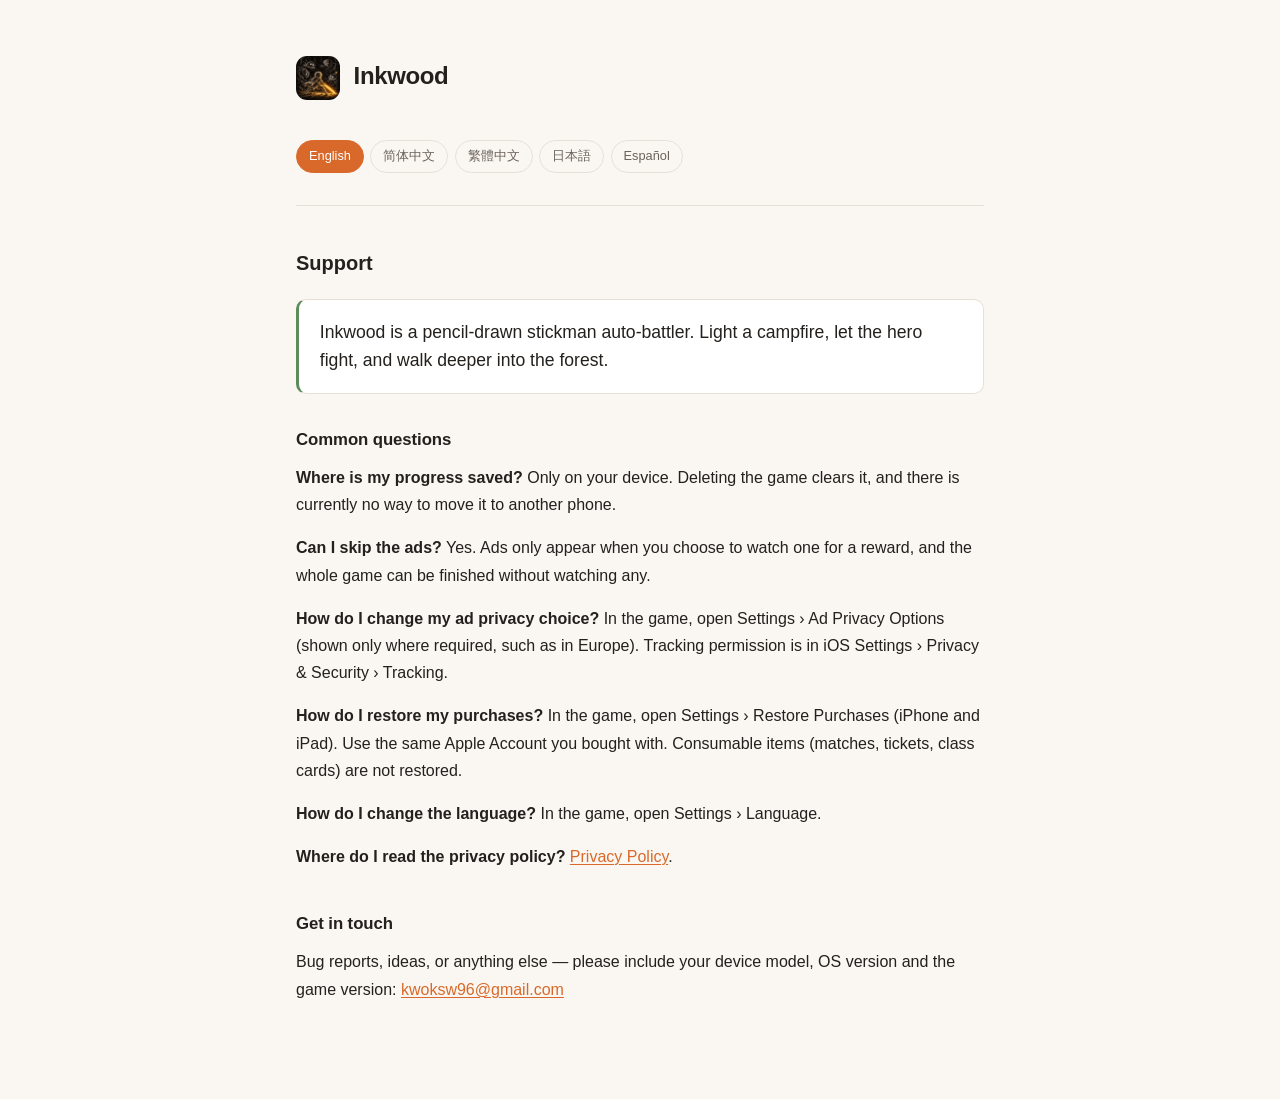
<file: index.html>
<!doctype html>
<html lang="en">
<head>
<meta charset="utf-8">
<meta name="viewport" content="width=device-width, initial-scale=1">
<title>Inkwood</title>
<link rel="icon" href="icon.png">
<link rel="stylesheet" href="style.css">
</head>
<body>
<div class="wrap">

<header class="masthead">
  <img class="mark" src="icon.png" alt="Inkwood">
  <h1>Inkwood<span class="sub"></span></h1>
</header>

<nav class="langs" id="langs" aria-label="Language">
  <button data-for="en">English</button>
  <button data-for="zh-Hans">简体中文</button>
  <button data-for="zh-Hant">繁體中文</button>
  <button data-for="ja">日本語</button>
  <button data-for="es">Español</button>
</nav>
<section data-lang="en">
<h1 class="pt">Support</h1>
<p class="lede">Inkwood is a pencil-drawn stickman auto-battler. Light a campfire, let the hero fight, and walk deeper into the forest.</p>

<h2>Common questions</h2>
<p><strong>Where is my progress saved?</strong> Only on your device. Deleting the game clears it, and there is currently no way to move it to another phone.</p>
<p><strong>Can I skip the ads?</strong> Yes. Ads only appear when you choose to watch one for a reward, and the whole game can be finished without watching any.</p>
<p><strong>How do I change my ad privacy choice?</strong> In the game, open Settings › Ad Privacy Options (shown only where required, such as in Europe). Tracking permission is in iOS Settings › Privacy &amp; Security › Tracking.</p>
<p><strong>How do I restore my purchases?</strong> In the game, open Settings › Restore Purchases (iPhone and iPad). Use the same Apple Account you bought with. Consumable items (matches, tickets, class cards) are not restored.</p>
<p><strong>How do I change the language?</strong> In the game, open Settings › Language.</p>
<p><strong>Where do I read the privacy policy?</strong> <a href="privacy.html?lang=en">Privacy Policy</a>.</p>
<h2>Get in touch</h2>
<p>Bug reports, ideas, or anything else — please include your device model, OS version and the game version:
<a href="mailto:kwoksw96@gmail.com">kwoksw96@gmail.com</a></p>
</section>
<section data-lang="zh-Hans">
<h1 class="pt">支援</h1>
<p class="lede">暗黑之森是一款铅笔画风的火柴人自动战斗游戏：点起营火，让主角替你打怪，一路走进森林深处。</p>

<h2>常见问题</h2>
<p><strong>进度存在哪里？</strong>只在本机。删除游戏会清除进度，换手机目前无法转移。</p>
<p><strong>不想看广告可以吗？</strong>可以。广告只在你主动选择换奖励时出现，不看也能通关。</p>
<p><strong>怎样更改广告隐私选择？</strong>游戏「设定」→ 广告隐私选项（仅在需要时显示，例如欧洲地区）。跟踪权限在系统「设置 → 隐私与安全性 → 跟踪」。</p>
<p><strong>怎样恢复购买？</strong>游戏「设定」→ 恢复购买（iPhone / iPad）。请使用购买时的 Apple 账户。消耗型商品（火柴、免广告券、转职卡）不会被恢复。</p>
<p><strong>怎样切换语言？</strong>游戏「设定」→ 语言。</p>
<p><strong>隐私政策在哪里？</strong><a href="privacy.html?lang=zh-Hans">隐私政策</a>。</p>
<h2>联系我们</h2>
<p>问题反馈、建议或其他事情，请附上设备型号、系统版本和游戏版本号：<a href="mailto:kwoksw96@gmail.com">kwoksw96@gmail.com</a></p>
</section>
<section data-lang="zh-Hant">
<h1 class="pt">支援</h1>
<p class="lede">暗黑之森是一款鉛筆畫風的火柴人自動戰鬥遊戲：點起營火，讓主角替你打怪，一路走進森林深處。</p>

<h2>常見問題</h2>
<p><strong>進度存在哪裡？</strong>只在本機。刪除遊戲會清除進度，換手機目前無法轉移。</p>
<p><strong>不想看廣告可以嗎？</strong>可以。廣告只在你主動選擇換取獎勵時出現，不看也能通關。</p>
<p><strong>如何更改廣告隱私選擇？</strong>遊戲「設定」→ 廣告隱私選項（僅在需要時顯示，例如歐洲地區）。追蹤權限在系統「設定 → 隱私權與安全性 → 追蹤」。</p>
<p><strong>如何還原購買？</strong>遊戲「設定」→ 還原購買（iPhone / iPad）。請使用購買時的 Apple 帳號。消耗型項目（火柴、免廣告券、轉職卡）不會被還原。</p>
<p><strong>如何切換語言？</strong>遊戲「設定」→ 語言。</p>
<p><strong>隱私權政策在哪裡？</strong><a href="privacy.html?lang=zh-Hant">隱私權政策</a>。</p>
<h2>聯絡我們</h2>
<p>問題回報、建議或其他事情，請附上裝置機型、系統版本和遊戲版本號：<a href="mailto:kwoksw96@gmail.com">kwoksw96@gmail.com</a></p>
</section>
<section data-lang="ja">
<h1 class="pt">サポート</h1>
<p class="lede">Inkwood は、鉛筆で描かれた棒人間のオートバトルゲームです。焚き火を灯し、主人公に戦わせながら、森の奥へ進みましょう。</p>

<h2>よくある質問</h2>
<p><strong>進行状況はどこに保存されますか？</strong>お使いの端末内のみです。ゲームを削除すると消え、現在は別の端末へ引き継ぐ方法はありません。</p>
<p><strong>広告を見なくても遊べますか？</strong>はい。広告は報酬のためにご自身で視聴を選んだときだけ表示され、1回も見なくてもクリアできます。</p>
<p><strong>広告のプライバシー設定を変更するには？</strong>ゲーム内の「設定」→「広告のプライバシー設定」（欧州など、必要な地域でのみ表示されます）。トラッキングの許可は、iOS の「設定」→「プライバシーとセキュリティ」→「トラッキング」にあります。</p>
<p><strong>購入を復元するには？</strong>ゲーム内の「設定」→「購入を復元」（iPhone / iPad）。購入時と同じ Apple アカウントをお使いください。消耗型アイテム（マッチ、チケット、転職カード）は復元されません。</p>
<p><strong>言語を変更するには？</strong>ゲーム内の「設定」→「言語」。</p>
<p><strong>プライバシーポリシーはどこですか？</strong><a href="privacy.html?lang=ja">プライバシーポリシー</a></p>
<h2>お問い合わせ</h2>
<p>不具合のご報告、ご要望など、端末の機種・OS のバージョン・ゲームのバージョンを添えてご連絡ください：<a href="mailto:kwoksw96@gmail.com">kwoksw96@gmail.com</a></p>
</section>
<section data-lang="es">
<h1 class="pt">Soporte</h1>
<p class="lede">Inkwood es un juego de combate automático con un hombre de cerillas dibujado a lápiz. Enciende la hoguera, deja que el héroe luche y adéntrate en el bosque.</p>

<h2>Preguntas frecuentes</h2>
<p><strong>¿Dónde se guarda mi progreso?</strong> Solo en tu dispositivo. Al borrar el juego se elimina, y por ahora no es posible pasarlo a otro teléfono.</p>
<p><strong>¿Puedo evitar los anuncios?</strong> Sí. Los anuncios solo aparecen cuando eliges verlos a cambio de una recompensa, y el juego completo se puede terminar sin ver ninguno.</p>
<p><strong>¿Cómo cambio mi elección de privacidad de anuncios?</strong> En el juego, abre Ajustes › Opciones de privacidad de anuncios (solo aparece donde es necesario, como en Europa). El permiso de seguimiento está en Ajustes de iOS › Privacidad y seguridad › Seguimiento.</p>
<p><strong>¿Cómo restauro mis compras?</strong> En el juego, abre Ajustes › Restaurar compras (iPhone y iPad). Usa la misma cuenta de Apple con la que compraste. Los artículos consumibles (cerillas, vales, cartas de clase) no se restauran.</p>
<p><strong>¿Cómo cambio el idioma?</strong> En el juego, abre Ajustes › Idioma.</p>
<p><strong>¿Dónde leo la política de privacidad?</strong> <a href="privacy.html?lang=es">Política de privacidad</a>.</p>
<h2>Contacto</h2>
<p>Informes de errores, ideas o cualquier otra cosa; indica el modelo de tu dispositivo, la versión del sistema y la del juego: <a href="mailto:kwoksw96@gmail.com">kwoksw96@gmail.com</a></p>
</section>
</div>
<script>var titles = {"en": "Inkwood — Support", "zh-Hans": "Inkwood — 支援", "zh-Hant": "Inkwood — 支援", "ja": "Inkwood — サポート", "es": "Inkwood — Soporte"};</script>
<script>
(function () {
  var nav = document.getElementById('langs');
  var buttons = [].slice.call(nav.querySelectorAll('button'));
  var available = buttons.map(function (b) { return b.dataset.for; });
  function show(code) {
    document.querySelectorAll('[data-lang]').forEach(function (s) {
      s.classList.toggle('on', s.dataset.lang === code);
    });
    buttons.forEach(function (b) { b.setAttribute('aria-current', String(b.dataset.for === code)); });
    document.documentElement.lang = code;
    document.title = (titles[code] || document.title);
  }
  function initial() {
    var q = new URLSearchParams(location.search).get('lang');
    if (q && available.indexOf(q) !== -1) return q;
    for (var i = 0; i < navigator.languages.length; i++) {
      var tag = navigator.languages[i];
      if (available.indexOf(tag) !== -1) return tag;
      if (/^zh-(Hant|TW|HK|MO)/i.test(tag)) return 'zh-Hant';
      if (/^zh/i.test(tag)) return 'zh-Hans';
      var base = tag.split('-')[0];
      if (available.indexOf(base) !== -1) return base;
    }
    return 'en';
  }
  buttons.forEach(function (b) { b.addEventListener('click', function () { show(b.dataset.for); }); });
  show(initial());
})();
</script>
</body>
</html>
</file>
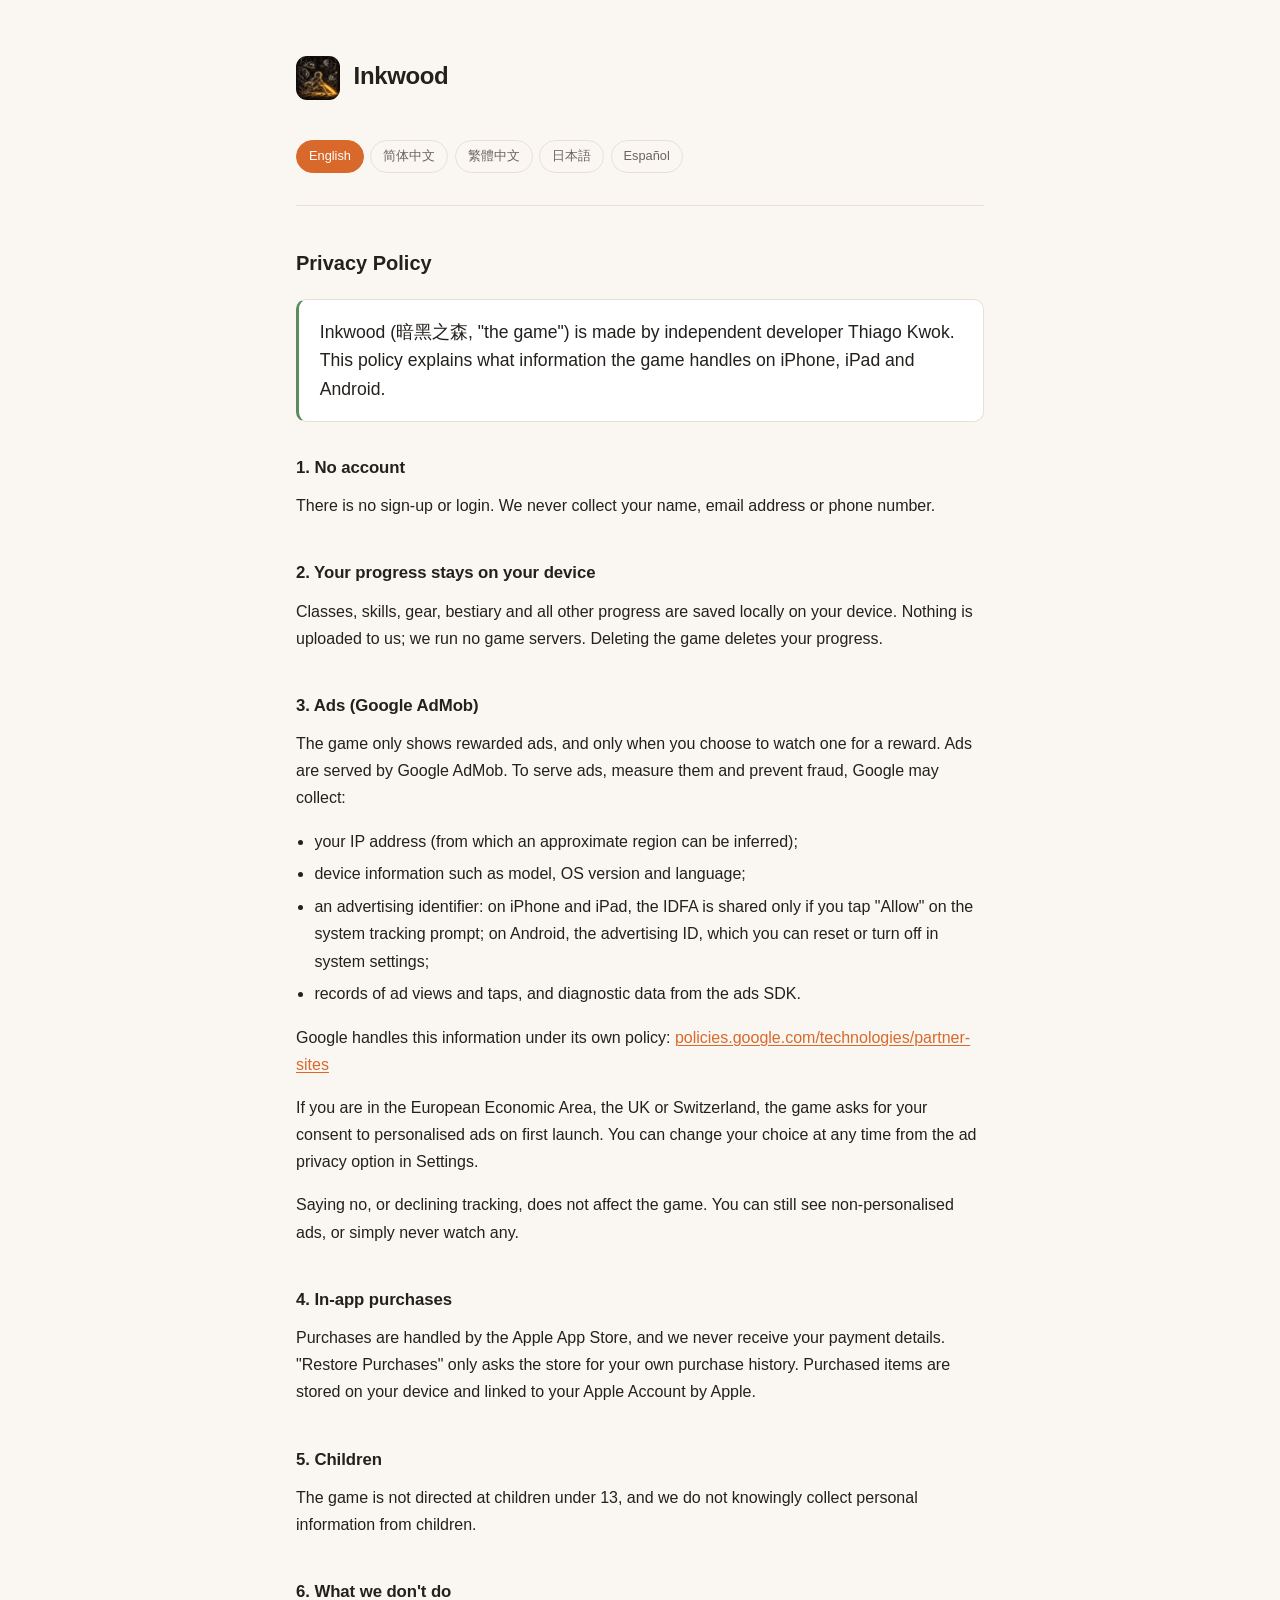
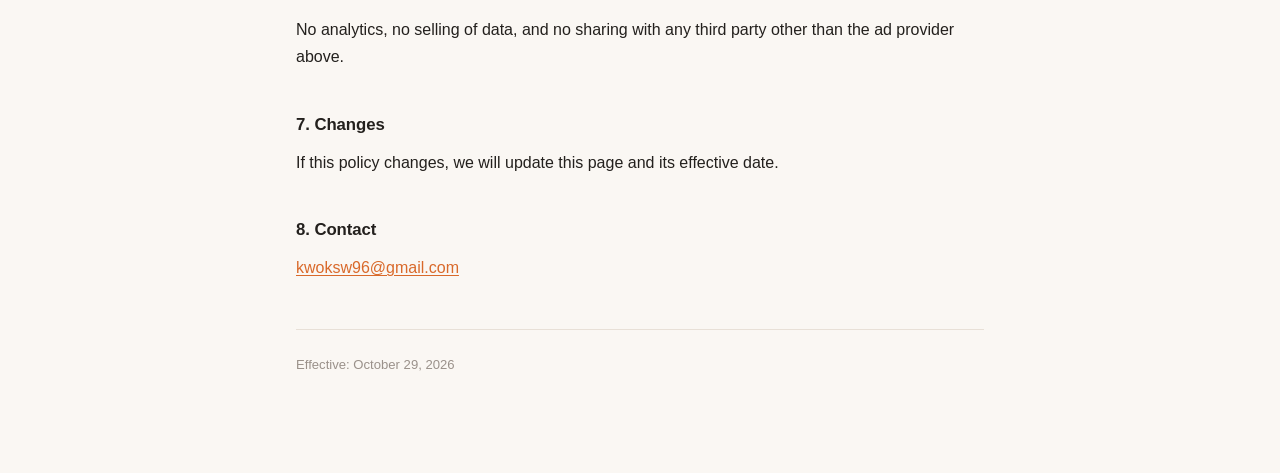
<file: privacy.html>
<!doctype html>
<html lang="en">
<head>
<meta charset="utf-8">
<meta name="viewport" content="width=device-width, initial-scale=1">
<title>Inkwood</title>
<link rel="icon" href="icon.png">
<link rel="stylesheet" href="style.css">
</head>
<body>
<div class="wrap">

<header class="masthead">
  <img class="mark" src="icon.png" alt="Inkwood">
  <h1>Inkwood<span class="sub"></span></h1>
</header>

<nav class="langs" id="langs" aria-label="Language">
  <button data-for="en">English</button>
  <button data-for="zh-Hans">简体中文</button>
  <button data-for="zh-Hant">繁體中文</button>
  <button data-for="ja">日本語</button>
  <button data-for="es">Español</button>
</nav>
<section data-lang="en">
<h1 class="pt">Privacy Policy</h1>

<p class="lede">Inkwood (暗黑之森, "the game") is made by independent developer Thiago Kwok. This policy explains what information the game handles on iPhone, iPad and Android.</p>
<h2>1. No account</h2>
<p>There is no sign-up or login. We never collect your name, email address or phone number.</p>
<h2>2. Your progress stays on your device</h2>
<p>Classes, skills, gear, bestiary and all other progress are saved locally on your device. Nothing is uploaded to us; we run no game servers. Deleting the game deletes your progress.</p>
<h2>3. Ads (Google AdMob)</h2>
<p>The game only shows rewarded ads, and only when you choose to watch one for a reward. Ads are served by Google AdMob. To serve ads, measure them and prevent fraud, Google may collect:</p>
<ul>
<li>your IP address (from which an approximate region can be inferred);</li>
<li>device information such as model, OS version and language;</li>
<li>an advertising identifier: on iPhone and iPad, the IDFA is shared only if you tap "Allow" on the system tracking prompt; on Android, the advertising ID, which you can reset or turn off in system settings;</li>
<li>records of ad views and taps, and diagnostic data from the ads SDK.</li>
</ul>
<p>Google handles this information under its own policy: <a href="https://policies.google.com/technologies/partner-sites">policies.google.com/technologies/partner-sites</a></p>
<p>If you are in the European Economic Area, the UK or Switzerland, the game asks for your consent to personalised ads on first launch. You can change your choice at any time from the ad privacy option in Settings.</p>
<p>Saying no, or declining tracking, does not affect the game. You can still see non-personalised ads, or simply never watch any.</p>
<h2>4. In-app purchases</h2>
<p>Purchases are handled by the Apple App Store, and we never receive your payment details. "Restore Purchases" only asks the store for your own purchase history. Purchased items are stored on your device and linked to your Apple Account by Apple.</p>
<h2>5. Children</h2>
<p>The game is not directed at children under 13, and we do not knowingly collect personal information from children.</p>
<h2>6. What we don't do</h2>
<p>No analytics, no selling of data, and no sharing with any third party other than the ad provider above.</p>
<h2>7. Changes</h2>
<p>If this policy changes, we will update this page and its effective date.</p>
<h2>8. Contact</h2>
<p><a href="mailto:kwoksw96@gmail.com">kwoksw96@gmail.com</a></p>
<p class="updated">Effective: October 29, 2026</p>
</section>
<section data-lang="zh-Hans">
<h1 class="pt">隐私政策</h1>

<p class="lede">暗黑之森（英文名 Inkwood，以下称「本游戏」）由个人开发者 Thiago Kwok 开发。本政策说明本游戏在 iPhone、iPad 和 Android 上会处理哪些信息。</p>
<h2>一、不需要账号</h2>
<p>本游戏没有注册或登录，我们不会收集你的姓名、邮箱或电话。</p>
<h2>二、游戏进度只存在你的设备上</h2>
<p>职业、技能、装备、图鉴等进度保存在设备本地，不会上传到我们的服务器（我们没有游戏服务器）。删除游戏会一并删除进度。</p>
<h2>三、广告（Google AdMob）</h2>
<p>本游戏只有「激励广告」：只有你在游戏里主动选择看广告换奖励时才会播放。广告由 Google AdMob 提供。为了投放广告、计算广告效果和防止作弊，Google 可能会收集：</p>
<ul>
<li>IP 地址（可推算出大致地区）；</li>
<li>设备信息（型号、系统版本、语言等）；</li>
<li>广告标识符：iPhone / iPad 上的 IDFA 只有在你于系统弹窗中「允许跟踪」后才会提供；Android 上为广告 ID，可在系统设置中重置或停用；</li>
<li>广告的展示与点击记录，以及广告组件的诊断数据。</li>
</ul>
<p>这些信息由 Google 按其政策处理：<a href="https://policies.google.com/technologies/partner-sites">policies.google.com/technologies/partner-sites</a></p>
<p>如果你在欧洲经济区、英国或瑞士，首次启动会先询问你是否同意个性化广告；之后可在游戏「设定」里的广告隐私选项随时更改。</p>
<p>不同意或拒绝跟踪都不影响游戏，你仍然可以看到非个性化广告，或者完全不看广告。</p>
<h2>四、应用内购买</h2>
<p>购买由 Apple App Store 处理，我们收不到你的付款信息；「恢复购买」只向商店查询你自己的购买记录。已购买的商品保存在你的设备上，并由 Apple 与你的 Apple 账户关联。</p>
<h2>五、儿童</h2>
<p>本游戏不以 13 岁以下儿童为对象，我们不会有意收集儿童的个人信息。</p>
<h2>六、我们不做的事</h2>
<p>不做统计分析，不卖数据，不与广告以外的第三方分享任何信息。</p>
<h2>七、政策变更</h2>
<p>政策更新时会修改本页并更新生效日期。</p>
<h2>八、联系我们</h2>
<p><a href="mailto:kwoksw96@gmail.com">kwoksw96@gmail.com</a></p>
<p class="updated">生效日期：2026 年 10 月 29 日</p>
</section>
<section data-lang="zh-Hant">
<h1 class="pt">隱私權政策</h1>

<p class="lede">暗黑之森（英文名 Inkwood，以下稱「本遊戲」）由個人開發者 Thiago Kwok 開發。本政策說明本遊戲在 iPhone、iPad 和 Android 上會處理哪些資訊。</p>
<h2>一、不需要帳號</h2>
<p>本遊戲沒有註冊或登入，我們不會蒐集你的姓名、電子郵件或電話。</p>
<h2>二、遊戲進度只存在你的裝置上</h2>
<p>職業、技能、裝備、圖鑑等進度儲存在裝置本機，不會上傳到我們的伺服器（我們沒有遊戲伺服器）。刪除遊戲會一併刪除進度。</p>
<h2>三、廣告（Google AdMob）</h2>
<p>本遊戲只有「獎勵廣告」：只有你在遊戲裡主動選擇觀看廣告換取獎勵時才會播放。廣告由 Google AdMob 提供。為了投放廣告、計算廣告成效和防止作弊，Google 可能會蒐集：</p>
<ul>
<li>IP 位址（可推算出大致地區）；</li>
<li>裝置資訊（機型、系統版本、語言等）；</li>
<li>廣告識別碼：iPhone / iPad 上的 IDFA 只有在你於系統彈窗中選擇「允許追蹤」後才會提供；Android 上為廣告 ID，可在系統設定中重設或停用；</li>
<li>廣告的顯示與點擊紀錄，以及廣告元件的診斷資料。</li>
</ul>
<p>這些資訊由 Google 依其政策處理：<a href="https://policies.google.com/technologies/partner-sites">policies.google.com/technologies/partner-sites</a></p>
<p>如果你位於歐洲經濟區、英國或瑞士，首次啟動時會先詢問你是否同意個人化廣告；之後可在遊戲「設定」裡的廣告隱私選項隨時更改。</p>
<p>不同意或拒絕追蹤都不影響遊戲，你仍然可以看到非個人化廣告，或者完全不看廣告。</p>
<h2>四、應用程式內購買</h2>
<p>購買由 Apple App Store 處理，我們不會收到你的付款資訊；「還原購買」只會向商店查詢你自己的購買紀錄。已購買的項目儲存在你的裝置上，並由 Apple 與你的 Apple 帳號關聯。</p>
<h2>五、兒童</h2>
<p>本遊戲不以 13 歲以下兒童為對象，我們不會刻意蒐集兒童的個人資料。</p>
<h2>六、我們不做的事</h2>
<p>不做統計分析，不販售資料，不與上述廣告供應商以外的第三方分享任何資訊。</p>
<h2>七、政策變更</h2>
<p>政策更新時會修改本頁並更新生效日期。</p>
<h2>八、聯絡我們</h2>
<p><a href="mailto:kwoksw96@gmail.com">kwoksw96@gmail.com</a></p>
<p class="updated">生效日期：2026 年 10 月 29 日</p>
</section>
<section data-lang="ja">
<h1 class="pt">プライバシーポリシー</h1>

<p class="lede">Inkwood（暗黑之森、以下「本ゲーム」）は、個人開発者 Thiago Kwok が制作しています。本ポリシーは、本ゲームが iPhone、iPad、Android 上で扱う情報について説明します。</p>
<h2>1. アカウントは不要です</h2>
<p>本ゲームには登録やログインがありません。お名前、メールアドレス、電話番号を収集することはありません。</p>
<h2>2. 進行状況は端末内にのみ保存されます</h2>
<p>職業、スキル、装備、図鑑などの進行状況は端末内に保存され、当方のサーバーにアップロードされることはありません（ゲームサーバーは運用していません）。ゲームを削除すると、進行状況も削除されます。</p>
<h2>3. 広告（Google AdMob）</h2>
<p>本ゲームが表示するのはリワード広告のみで、報酬のためにプレイヤーご自身が視聴を選んだときだけ再生されます。広告は Google AdMob によって配信されます。広告の配信、効果測定、不正防止のために、Google は次の情報を収集することがあります。</p>
<ul>
<li>IP アドレス（おおよその地域を推定できます）</li>
<li>端末情報（機種、OS のバージョン、言語など）</li>
<li>広告識別子：iPhone / iPad の IDFA は、システムのトラッキング確認で「許可」した場合のみ提供されます。Android では広告 ID が使われ、システム設定でリセットまたは無効にできます</li>
<li>広告の表示・タップの記録、および広告 SDK の診断データ</li>
</ul>
<p>これらの情報は Google のポリシーに従って扱われます：<a href="https://policies.google.com/technologies/partner-sites">policies.google.com/technologies/partner-sites</a></p>
<p>欧州経済領域・英国・スイスにお住まいの場合、初回起動時にパーソナライズ広告への同意をお尋ねします。選択は、ゲーム内「設定」の広告プライバシー設定からいつでも変更できます。</p>
<p>同意しない、またはトラッキングを拒否しても、ゲームには影響しません。パーソナライズされない広告が表示されるか、広告を一切見ないこともできます。</p>
<h2>4. アプリ内課金</h2>
<p>購入は Apple App Store によって処理され、当方がお支払い情報を受け取ることはありません。「購入を復元」は、ストアにお客様ご自身の購入履歴を問い合わせるだけです。購入したアイテムは端末に保存され、Apple によってお客様の Apple アカウントに関連付けられます。</p>
<h2>5. お子様について</h2>
<p>本ゲームは13歳未満のお子様を対象としておらず、お子様の個人情報を意図的に収集することはありません。</p>
<h2>6. 行わないこと</h2>
<p>アクセス解析は行わず、データの販売や、上記の広告事業者以外の第三者への情報提供も行いません。</p>
<h2>7. ポリシーの変更</h2>
<p>本ポリシーを変更する場合は、このページと施行日を更新します。</p>
<h2>8. お問い合わせ</h2>
<p><a href="mailto:kwoksw96@gmail.com">kwoksw96@gmail.com</a></p>
<p class="updated">施行日：2026年10月29日</p>
</section>
<section data-lang="es">
<h1 class="pt">Política de privacidad</h1>

<p class="lede">Inkwood (暗黑之森, «el juego») está hecho por el desarrollador independiente Thiago Kwok. Esta política explica qué información trata el juego en iPhone, iPad y Android.</p>
<h2>1. Sin cuenta</h2>
<p>No hay registro ni inicio de sesión. Nunca recopilamos tu nombre, correo electrónico ni número de teléfono.</p>
<h2>2. Tu progreso se queda en tu dispositivo</h2>
<p>Las clases, habilidades, equipo, bestiario y el resto del progreso se guardan localmente en tu dispositivo. No se sube nada a nosotros; no tenemos servidores de juego. Al borrar el juego se borra tu progreso.</p>
<h2>3. Anuncios (Google AdMob)</h2>
<p>El juego solo muestra anuncios con recompensa, y únicamente cuando tú eliges verlos a cambio de un premio. Los anuncios los sirve Google AdMob. Para servirlos, medirlos y prevenir el fraude, Google puede recopilar:</p>
<ul>
<li>tu dirección IP (de la que se puede inferir una región aproximada);</li>
<li>información del dispositivo, como modelo, versión del sistema e idioma;</li>
<li>un identificador de publicidad: en iPhone y iPad, el IDFA solo se comparte si pulsas «Permitir» en el aviso de seguimiento del sistema; en Android, el ID de publicidad, que puedes restablecer o desactivar en los ajustes del sistema;</li>
<li>registros de visualizaciones y toques en anuncios, y datos de diagnóstico del SDK de anuncios.</li>
</ul>
<p>Google trata esta información conforme a su propia política: <a href="https://policies.google.com/technologies/partner-sites">policies.google.com/technologies/partner-sites</a></p>
<p>Si estás en el Espacio Económico Europeo, el Reino Unido o Suiza, el juego te pide tu consentimiento para anuncios personalizados en el primer inicio. Puedes cambiar tu elección en cualquier momento desde la opción de privacidad de anuncios en Ajustes.</p>
<p>Decir que no, o rechazar el seguimiento, no afecta al juego. Seguirás viendo anuncios no personalizados, o simplemente puedes no ver ninguno.</p>
<h2>4. Compras dentro de la aplicación</h2>
<p>Las compras las gestiona la App Store de Apple y nunca recibimos tus datos de pago. «Restaurar compras» solo consulta a la tienda tu propio historial de compras. Los artículos comprados se guardan en tu dispositivo y Apple los asocia a tu cuenta de Apple.</p>
<h2>5. Menores</h2>
<p>El juego no está dirigido a menores de 13 años y no recopilamos a sabiendas información personal de menores.</p>
<h2>6. Lo que no hacemos</h2>
<p>Sin analíticas, sin venta de datos y sin compartir información con ningún tercero distinto del proveedor de anuncios indicado arriba.</p>
<h2>7. Cambios</h2>
<p>Si esta política cambia, actualizaremos esta página y su fecha de entrada en vigor.</p>
<h2>8. Contacto</h2>
<p><a href="mailto:kwoksw96@gmail.com">kwoksw96@gmail.com</a></p>
<p class="updated">En vigor desde: 29 de octubre de 2026</p>
</section>
</div>
<script>var titles = {"en": "Inkwood — Privacy Policy", "zh-Hans": "暗黑之森 — 隐私政策", "zh-Hant": "暗黑之森 — 隱私權政策", "ja": "Inkwood — プライバシーポリシー", "es": "Inkwood — Política de privacidad"};</script>
<script>
(function () {
  var nav = document.getElementById('langs');
  var buttons = [].slice.call(nav.querySelectorAll('button'));
  var available = buttons.map(function (b) { return b.dataset.for; });
  function show(code) {
    document.querySelectorAll('[data-lang]').forEach(function (s) {
      s.classList.toggle('on', s.dataset.lang === code);
    });
    buttons.forEach(function (b) { b.setAttribute('aria-current', String(b.dataset.for === code)); });
    document.documentElement.lang = code;
    document.title = (titles[code] || document.title);
  }
  function initial() {
    var q = new URLSearchParams(location.search).get('lang');
    if (q && available.indexOf(q) !== -1) return q;
    for (var i = 0; i < navigator.languages.length; i++) {
      var tag = navigator.languages[i];
      if (available.indexOf(tag) !== -1) return tag;
      if (/^zh-(Hant|TW|HK|MO)/i.test(tag)) return 'zh-Hant';
      if (/^zh/i.test(tag)) return 'zh-Hans';
      var base = tag.split('-')[0];
      if (available.indexOf(base) !== -1) return base;
    }
    return 'en';
  }
  buttons.forEach(function (b) { b.addEventListener('click', function () { show(b.dataset.for); }); });
  show(initial());
})();
</script>
</body>
</html>
</file>
<file: style.css>
:root {
  --ink: #23201d;
  --ink-dim: #6c645c;
  --ink-faint: #9a918a;
  --bg: #faf7f3;
  --card: #ffffff;
  --line: #e8e0d7;
  --tomato: #d9692a;
  --vine: #5b8c5a;
}

@media (prefers-color-scheme: dark) {
  :root {
    --ink: #f2ece6;
    --ink-dim: #a79d94;
    --ink-faint: #6f665f;
    --bg: #17130f;
    --card: #211c17;
    --line: #322a23;
    --tomato: #ff9a52;
    --vine: #7aab78;
  }
}

* { box-sizing: border-box; }

html { -webkit-text-size-adjust: 100%; }

body {
  margin: 0;
  background: var(--bg);
  color: var(--ink);
  font-family: -apple-system, BlinkMacSystemFont, "Segoe UI", "PingFang SC",
    "Hiragino Sans", "Noto Sans CJK SC", Roboto, sans-serif;
  font-size: 16px;
  line-height: 1.7;
}

.wrap {
  max-width: 46rem;
  margin: 0 auto;
  padding: 3.5rem 1.5rem 5rem;
}

header.masthead {
  display: flex;
  align-items: center;
  gap: 0.85rem;
  margin-bottom: 2.5rem;
}

.mark {
  width: 44px;
  height: 44px;
  flex: none;
  display: block;
  border-radius: 11px;
}

.masthead h1 {
  font-size: 1.5rem;
  letter-spacing: -0.015em;
  margin: 0;
  line-height: 1.2;
}

.masthead .sub {
  display: block;
  font-size: 0.82rem;
  font-weight: 400;
  color: var(--ink-dim);
  letter-spacing: 0.01em;
  margin-top: 0.15rem;
}

nav.langs {
  display: flex;
  flex-wrap: wrap;
  gap: 0.4rem;
  margin-bottom: 2.5rem;
  padding-bottom: 2rem;
  border-bottom: 1px solid var(--line);
}

nav.langs button {
  font: inherit;
  font-size: 0.8rem;
  color: var(--ink-dim);
  background: transparent;
  border: 1px solid var(--line);
  border-radius: 999px;
  padding: 0.28rem 0.75rem;
  cursor: pointer;
  transition: border-color 0.15s, color 0.15s;
}

nav.langs button:hover { border-color: var(--ink-faint); color: var(--ink); }

nav.langs button[aria-current="true"] {
  background: var(--tomato);
  border-color: var(--tomato);
  color: #fff;
}

[data-lang] { display: none; }
[data-lang].on { display: block; }

h2 {
  font-size: 1.05rem;
  letter-spacing: -0.005em;
  margin: 2.5rem 0 0.6rem;
}

h2:first-of-type { margin-top: 0; }

p { margin: 0 0 1rem; }

.lede {
  font-size: 1.1rem;
  line-height: 1.6;
  padding: 1.15rem 1.3rem;
  background: var(--card);
  border: 1px solid var(--line);
  border-left: 3px solid var(--vine);
  border-radius: 10px;
  margin-bottom: 2rem;
}

ul { margin: 0 0 1rem; padding-left: 1.15rem; }
li { margin-bottom: 0.35rem; }

code {
  font-family: ui-monospace, SFMono-Regular, Menlo, monospace;
  font-size: 0.86em;
  background: var(--card);
  border: 1px solid var(--line);
  border-radius: 5px;
  padding: 0.1em 0.4em;
}

a { color: var(--tomato); text-decoration-thickness: 1px; text-underline-offset: 2px; }

.updated {
  margin-top: 3rem;
  padding-top: 1.5rem;
  border-top: 1px solid var(--line);
  font-size: 0.82rem;
  color: var(--ink-faint);
}

footer.site {
  max-width: 46rem;
  margin: 0 auto;
  padding: 0 1.5rem 3.5rem;
  font-size: 0.82rem;
  color: var(--ink-faint);
}

footer.site a { color: var(--ink-dim); }

.mark { object-fit: cover; }

h1.pt { font-size: 1.25rem; margin: 0 0 1.2rem; }
</file>
